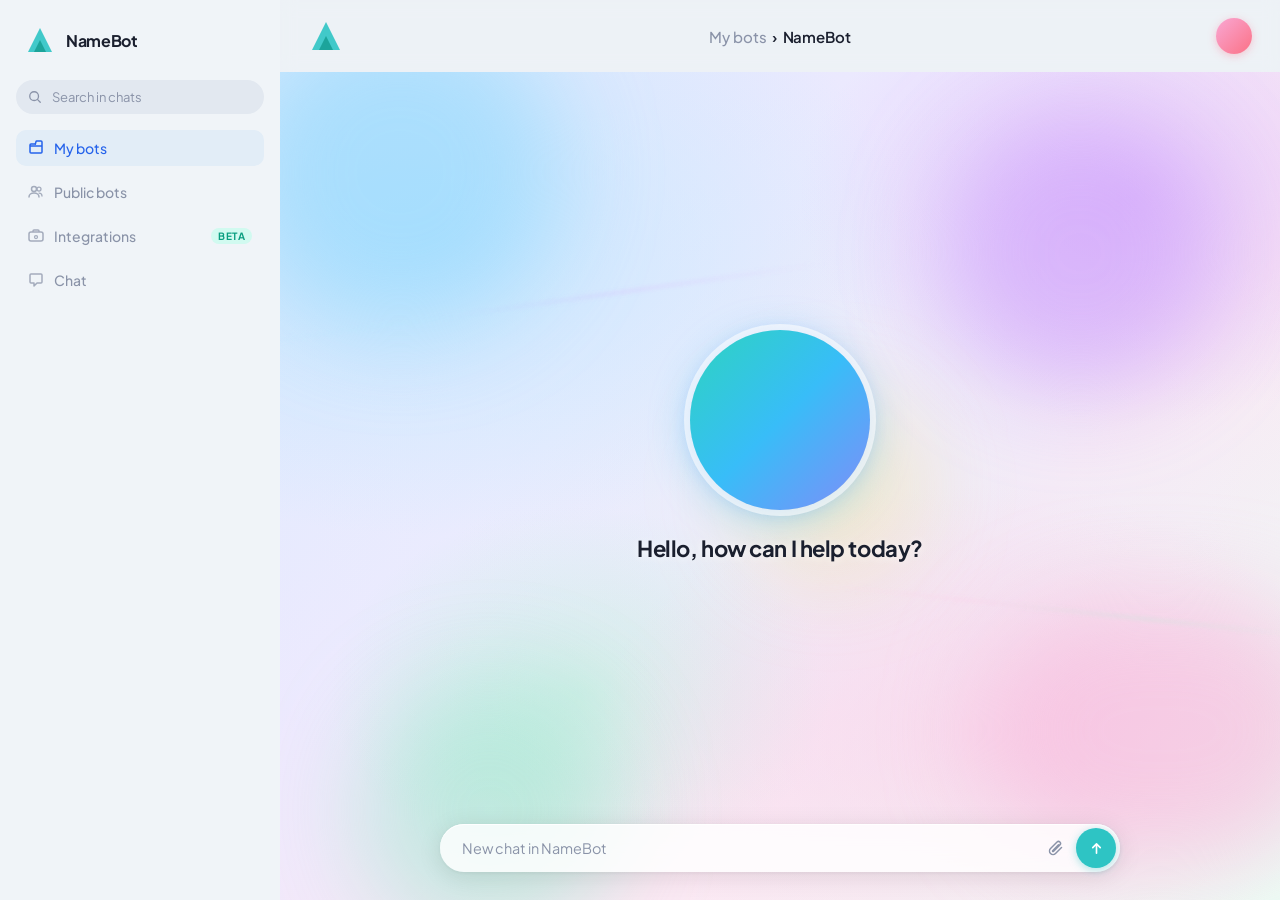
<file: namebot.html>
<!DOCTYPE html>
<html lang="en">
<head>
  <meta charset="UTF-8" />
  <meta name="viewport" content="width=device-width, initial-scale=1.0" />
  <title>NameBot</title>
  <link href="https://fonts.googleapis.com/css2?family=Plus+Jakarta+Sans:wght@400;500;600;700&display=swap" rel="stylesheet" />
  <style>
    :root {
      --sidebar-bg: #f0f4f8;
      --sidebar-width: 280px;
      --teal: #2ec4c4;
      --teal-light: #e6f7f7;
      --text-primary: #1a1f2e;
      --text-muted: #8a93a8;
      --active-bg: #e2edf7;
      --active-color: #2563eb;
      --badge-bg: #d1faf0;
      --badge-color: #0a9e80;
      --input-bg: rgba(255,255,255,0.85);
      --shadow-soft: 0 2px 12px rgba(0,0,0,0.07);
    }

    *, *::before, *::after {
      box-sizing: border-box;
      margin: 0;
      padding: 0;
    }

    body {
      font-family: 'Plus Jakarta Sans', sans-serif;
      background: #e8edf2;
      display: flex;
      height: 100vh;
      overflow: hidden;
      color: var(--text-primary);
    }

    /* ── Sidebar ── */
    .sidebar {
      width: var(--sidebar-width);
      flex-shrink: 0;
      background: var(--sidebar-bg);
      display: flex;
      flex-direction: column;
      padding: 24px 16px;
      gap: 8px;
    }

    .sidebar-logo {
      display: flex;
      align-items: center;
      gap: 10px;
      padding: 0 8px 16px;
    }

    .logo-icon {
      width: 32px;
      height: 32px;
    }

    .logo-wordmark {
      font-size: 1rem;
      font-weight: 700;
      color: var(--text-primary);
      letter-spacing: -0.02em;
    }

    /* Search */
    .search-wrap {
      position: relative;
      margin-bottom: 8px;
    }

    .search-wrap svg {
      position: absolute;
      left: 12px;
      top: 50%;
      transform: translateY(-50%);
      color: var(--text-muted);
      pointer-events: none;
    }

    .search-input {
      width: 100%;
      padding: 9px 16px 9px 36px;
      border: none;
      border-radius: 999px;
      background: #e2e8f0;
      font-family: inherit;
      font-size: 0.8125rem;
      color: var(--text-primary);
      outline: none;
      transition: background 0.2s;
    }

    .search-input::placeholder {
      color: var(--text-muted);
    }

    .search-input:focus {
      background: #d6dde8;
    }

    /* Nav */
    .nav-label {
      font-size: 0.6875rem;
      font-weight: 600;
      text-transform: uppercase;
      letter-spacing: 0.08em;
      color: var(--text-muted);
      padding: 10px 8px 4px;
    }

    .nav-item {
      display: flex;
      align-items: center;
      gap: 10px;
      padding: 9px 12px;
      border-radius: 10px;
      cursor: pointer;
      font-size: 0.875rem;
      font-weight: 500;
      color: var(--text-muted);
      transition: background 0.15s, color 0.15s;
      user-select: none;
    }

    .nav-item:hover {
      background: #e4eaf2;
      color: var(--text-primary);
    }

    .nav-item.active {
      background: var(--active-bg);
      color: var(--active-color);
    }

    .nav-item svg {
      flex-shrink: 0;
      opacity: 0.75;
    }

    .nav-item.active svg {
      opacity: 1;
    }

    .badge {
      margin-left: auto;
      font-size: 0.625rem;
      font-weight: 700;
      letter-spacing: 0.04em;
      text-transform: uppercase;
      background: var(--badge-bg);
      color: var(--badge-color);
      padding: 2px 7px;
      border-radius: 999px;
    }

    /* ── Main ── */
    .main {
      flex: 1;
      display: flex;
      flex-direction: column;
      overflow: hidden;
    }

    /* Header */
    .header {
      display: flex;
      align-items: center;
      justify-content: space-between;
      padding: 18px 28px;
      background: rgba(240, 244, 248, 0.7);
      backdrop-filter: blur(8px);
      -webkit-backdrop-filter: blur(8px);
      position: relative;
      z-index: 10;
    }

    .header-logo {
      width: 36px;
      height: 36px;
    }

    .breadcrumb {
      font-size: 0.9375rem;
      font-weight: 600;
      color: var(--text-primary);
      letter-spacing: -0.01em;
    }

    .breadcrumb span {
      color: var(--text-muted);
      font-weight: 500;
    }

    .avatar {
      width: 36px;
      height: 36px;
      border-radius: 999px;
      background: linear-gradient(135deg, #f9a8d4, #fb7185);
      box-shadow: 0 2px 8px rgba(251,113,133,0.35);
      cursor: pointer;
      flex-shrink: 0;
    }

    /* Chat area */
    .chat-area {
      flex: 1;
      position: relative;
      display: flex;
      flex-direction: column;
      align-items: center;
      justify-content: center;
      overflow: hidden;
    }

    /* Holographic background */
    .chat-area::before {
      content: '';
      position: absolute;
      inset: 0;
      background:
        radial-gradient(ellipse 80% 60% at 15% 20%, rgba(186,230,255,0.65) 0%, transparent 60%),
        radial-gradient(ellipse 60% 50% at 85% 15%, rgba(216,180,254,0.55) 0%, transparent 55%),
        radial-gradient(ellipse 70% 55% at 70% 80%, rgba(251,207,232,0.6) 0%, transparent 55%),
        radial-gradient(ellipse 50% 45% at 30% 75%, rgba(167,243,208,0.4) 0%, transparent 50%),
        radial-gradient(ellipse 90% 70% at 50% 50%, rgba(224,242,254,0.5) 0%, transparent 70%),
        linear-gradient(135deg, #dbeafe 0%, #ede9fe 35%, #fce7f3 65%, #ecfdf5 100%);
      z-index: 0;
    }

    /* Bokeh orbs */
    .orb {
      position: absolute;
      border-radius: 999px;
      filter: blur(48px);
      z-index: 1;
      pointer-events: none;
    }

    .orb-1 {
      width: 320px; height: 320px;
      background: rgba(125,211,252,0.45);
      top: -60px; left: -40px;
    }

    .orb-2 {
      width: 280px; height: 280px;
      background: rgba(192,132,252,0.4);
      top: 40px; right: 60px;
    }

    .orb-3 {
      width: 360px; height: 260px;
      background: rgba(249,168,212,0.45);
      bottom: 40px; right: -60px;
    }

    .orb-4 {
      width: 260px; height: 260px;
      background: rgba(110,231,183,0.35);
      bottom: -40px; left: 80px;
    }

    .orb-5 {
      width: 180px; height: 180px;
      background: rgba(253,224,71,0.25);
      top: 50%; left: 55%;
      transform: translate(-50%, -50%);
    }

    /* Light leak streaks */
    .streak {
      position: absolute;
      pointer-events: none;
      z-index: 1;
    }

    .streak-1 {
      width: 600px; height: 2px;
      background: linear-gradient(90deg, transparent, rgba(186,230,255,0.7), rgba(216,180,254,0.5), transparent);
      top: 28%; left: -50px;
      transform: rotate(-8deg);
      filter: blur(2px);
    }

    .streak-2 {
      width: 500px; height: 1.5px;
      background: linear-gradient(90deg, transparent, rgba(251,207,232,0.6), rgba(167,243,208,0.4), transparent);
      bottom: 35%; right: -30px;
      transform: rotate(6deg);
      filter: blur(2px);
    }

    /* Center content */
    .center-content {
      position: relative;
      z-index: 2;
      display: flex;
      flex-direction: column;
      align-items: center;
      gap: 24px;
      text-align: center;
      padding-bottom: 80px;
    }

    .bot-avatar {
      width: 180px;
      height: 180px;
      border-radius: 999px;
      background: linear-gradient(135deg, #2dd4bf 0%, #38bdf8 50%, #818cf8 100%);
      box-shadow:
        0 0 0 6px rgba(255,255,255,0.6),
        0 8px 40px rgba(56,189,248,0.4),
        0 2px 16px rgba(129,140,248,0.3);
      flex-shrink: 0;
    }

    .greeting {
      font-size: 1.375rem;
      font-weight: 700;
      color: #1a1f2e;
      letter-spacing: -0.02em;
      text-shadow: 0 1px 8px rgba(255,255,255,0.8);
    }

    /* Bottom bar */
    .bottom-bar {
      position: absolute;
      bottom: 28px;
      left: 50%;
      transform: translateX(-50%);
      z-index: 10;
      width: min(680px, calc(100% - 48px));
    }

    .chat-input-wrap {
      position: relative;
      background: rgba(255,255,255,0.82);
      backdrop-filter: blur(12px);
      -webkit-backdrop-filter: blur(12px);
      border-radius: 999px;
      box-shadow:
        0 4px 24px rgba(0,0,0,0.1),
        0 1px 4px rgba(0,0,0,0.06),
        inset 0 1px 0 rgba(255,255,255,0.9);
      display: flex;
      align-items: center;
      padding: 4px 4px 4px 22px;
    }

    .chat-input {
      flex: 1;
      border: none;
      background: transparent;
      font-family: inherit;
      font-size: 0.9rem;
      color: var(--text-primary);
      outline: none;
      padding: 10px 0;
    }

    .chat-input::placeholder {
      color: var(--text-muted);
    }

    .clip-btn {
      width: 40px;
      height: 40px;
      border-radius: 999px;
      border: none;
      background: transparent;
      cursor: pointer;
      display: flex;
      align-items: center;
      justify-content: center;
      color: var(--text-muted);
      transition: background 0.15s, color 0.15s;
      flex-shrink: 0;
    }

    .clip-btn:hover {
      background: rgba(0,0,0,0.06);
      color: var(--text-primary);
    }

    .send-btn {
      width: 40px;
      height: 40px;
      border-radius: 999px;
      border: none;
      background: var(--teal);
      cursor: pointer;
      display: flex;
      align-items: center;
      justify-content: center;
      color: #fff;
      box-shadow: 0 2px 8px rgba(46,196,196,0.4);
      transition: background 0.15s, box-shadow 0.15s;
      flex-shrink: 0;
    }

    .send-btn:hover {
      background: #26aaaa;
      box-shadow: 0 4px 14px rgba(46,196,196,0.5);
    }
  </style>
</head>
<body>

  <!-- Sidebar -->
  <aside class="sidebar">

    <div class="sidebar-logo">
      <svg class="logo-icon" viewBox="0 0 32 32" fill="none" xmlns="http://www.w3.org/2000/svg">
        <path d="M4 28 L16 4 L28 28 Z" fill="#2ec4c4" opacity="0.9"/>
        <path d="M10 28 L16 16 L22 28 Z" fill="#0d9488" opacity="0.7"/>
      </svg>
      <span class="logo-wordmark">NameBot</span>
    </div>

    <div class="search-wrap">
      <svg width="14" height="14" viewBox="0 0 16 16" fill="none" xmlns="http://www.w3.org/2000/svg">
        <circle cx="7" cy="7" r="5" stroke="currentColor" stroke-width="1.5"/>
        <path d="M11 11L14 14" stroke="currentColor" stroke-width="1.5" stroke-linecap="round"/>
      </svg>
      <input class="search-input" type="text" placeholder="Search in chats" />
    </div>

    <div class="nav-item active">
      <svg width="16" height="16" viewBox="0 0 16 16" fill="none" xmlns="http://www.w3.org/2000/svg">
        <path d="M2 5a1 1 0 011-1h3.586a1 1 0 01.707.293L8 1.586A1 1 0 018.707 1H13a1 1 0 011 1v10a1 1 0 01-1 1H3a1 1 0 01-1-1V5z" stroke="currentColor" stroke-width="1.5" stroke-linejoin="round"/>
        <path d="M2 6h12" stroke="currentColor" stroke-width="1.5"/>
      </svg>
      My bots
    </div>

    <div class="nav-item">
      <svg width="16" height="16" viewBox="0 0 16 16" fill="none" xmlns="http://www.w3.org/2000/svg">
        <circle cx="6" cy="5" r="2.5" stroke="currentColor" stroke-width="1.5"/>
        <circle cx="11" cy="5" r="2" stroke="currentColor" stroke-width="1.25"/>
        <path d="M1 13c0-2.21 2.239-4 5-4s5 1.79 5 4" stroke="currentColor" stroke-width="1.5" stroke-linecap="round"/>
        <path d="M11 9c1.657 0 3 1.343 3 3" stroke="currentColor" stroke-width="1.25" stroke-linecap="round"/>
      </svg>
      Public bots
    </div>

    <div class="nav-item">
      <svg width="16" height="16" viewBox="0 0 16 16" fill="none" xmlns="http://www.w3.org/2000/svg">
        <rect x="1" y="4" width="14" height="9" rx="2" stroke="currentColor" stroke-width="1.5"/>
        <path d="M5 4V3a1 1 0 011-1h4a1 1 0 011 1v1" stroke="currentColor" stroke-width="1.5"/>
        <circle cx="8" cy="9" r="1.5" stroke="currentColor" stroke-width="1.25"/>
      </svg>
      Integrations
      <span class="badge">Beta</span>
    </div>

    <div class="nav-item">
      <svg width="16" height="16" viewBox="0 0 16 16" fill="none" xmlns="http://www.w3.org/2000/svg">
        <path d="M2 3a1 1 0 011-1h10a1 1 0 011 1v7a1 1 0 01-1 1H9l-3 3v-3H3a1 1 0 01-1-1V3z" stroke="currentColor" stroke-width="1.5" stroke-linejoin="round"/>
      </svg>
      Chat
    </div>

  </aside>

  <!-- Main -->
  <main class="main">

    <!-- Header -->
    <header class="header">
      <svg class="header-logo" viewBox="0 0 36 36" fill="none" xmlns="http://www.w3.org/2000/svg">
        <path d="M4 32 L18 4 L32 32 Z" fill="#2ec4c4" opacity="0.9"/>
        <path d="M11 32 L18 18 L25 32 Z" fill="#0d9488" opacity="0.7"/>
      </svg>
      <div class="breadcrumb">
        <span>My bots</span> &nbsp;›&nbsp; NameBot
      </div>
      <div class="avatar"></div>
    </header>

    <!-- Chat area -->
    <div class="chat-area">

      <!-- Bokeh orbs -->
      <div class="orb orb-1"></div>
      <div class="orb orb-2"></div>
      <div class="orb orb-3"></div>
      <div class="orb orb-4"></div>
      <div class="orb orb-5"></div>

      <!-- Light leak streaks -->
      <div class="streak streak-1"></div>
      <div class="streak streak-2"></div>

      <!-- Center content -->
      <div class="center-content">
        <div class="bot-avatar"></div>
        <p class="greeting">Hello, how can I help today?</p>
      </div>

      <!-- Chat input -->
      <div class="bottom-bar">
        <div class="chat-input-wrap">
          <input class="chat-input" type="text" placeholder="New chat in NameBot" />
          <button class="clip-btn" title="Attach file">
            <svg width="16" height="16" viewBox="0 0 16 16" fill="none" xmlns="http://www.w3.org/2000/svg">
              <path d="M13.5 7.5l-6 6a3.5 3.5 0 01-4.95-4.95l6.5-6.5a2 2 0 012.83 2.83L5.38 11.4a.5.5 0 01-.71-.71L10.5 4.88" stroke="currentColor" stroke-width="1.5" stroke-linecap="round" stroke-linejoin="round"/>
            </svg>
          </button>
          <button class="send-btn" title="Send">
            <svg width="15" height="15" viewBox="0 0 16 16" fill="none" xmlns="http://www.w3.org/2000/svg">
              <path d="M8 13V3M8 3L4 7M8 3l4 4" stroke="white" stroke-width="1.75" stroke-linecap="round" stroke-linejoin="round"/>
            </svg>
          </button>
        </div>
      </div>

    </div>
  </main>

  <script>
    // Sidebar nav active state toggle
    document.querySelectorAll('.nav-item').forEach(item => {
      item.addEventListener('click', () => {
        document.querySelectorAll('.nav-item').forEach(i => i.classList.remove('active'));
        item.classList.add('active');
      });
    });

    // Send on Enter
    document.querySelector('.chat-input').addEventListener('keydown', e => {
      if (e.key === 'Enter') {
        const val = e.target.value.trim();
        if (val) {
          e.target.value = '';
        }
      }
    });
  </script>

</body>
</html>
</file>
